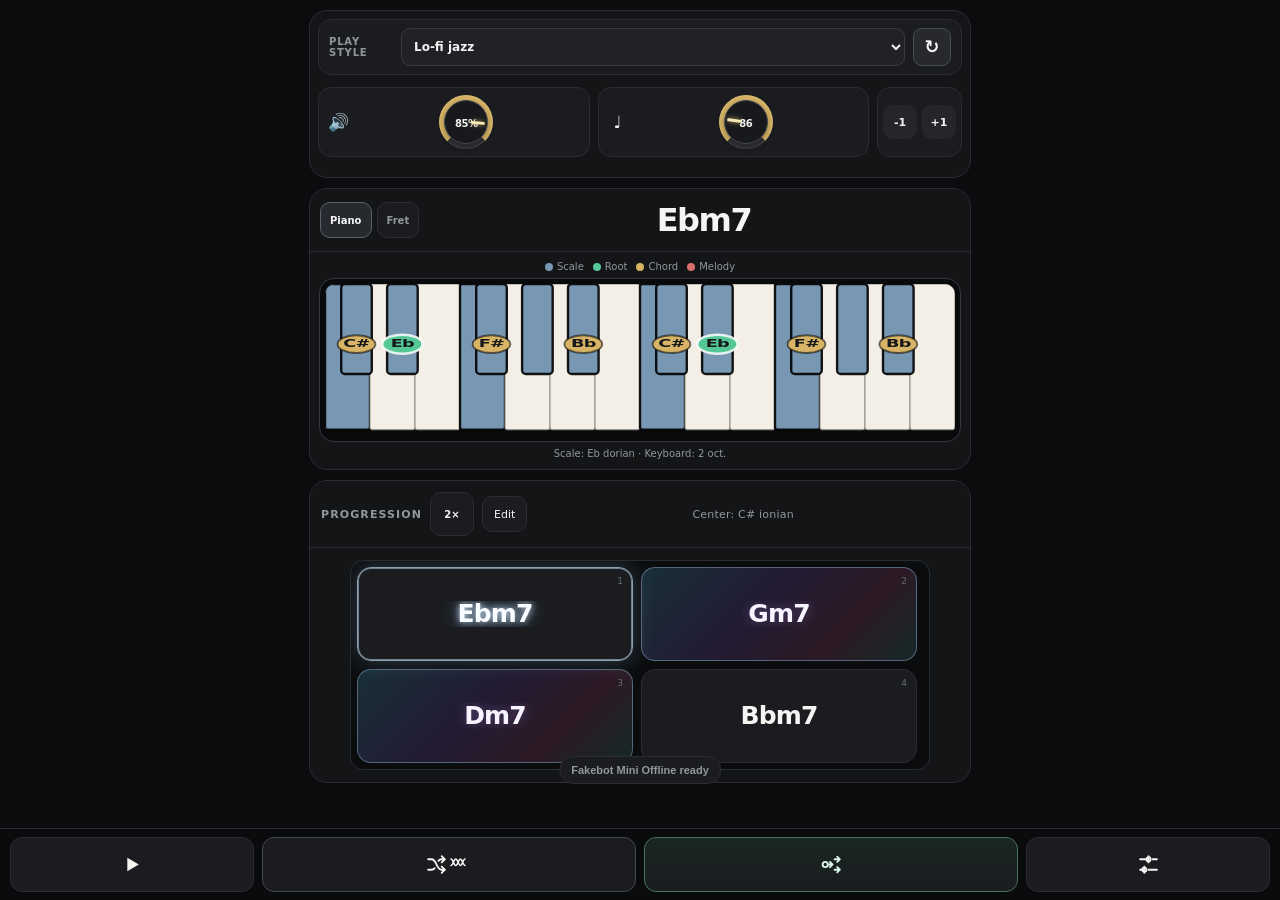
<file: fakebot-mini-offline/index.html>
<!doctype html>
<html lang="en">
<head>
  <meta charset="utf-8">
  <meta name="viewport" content="width=device-width,initial-scale=1,viewport-fit=cover">
  <meta name="apple-mobile-web-app-capable" content="yes">
  <meta name="apple-mobile-web-app-status-bar-style" content="black-translucent">
  <meta name="apple-mobile-web-app-title" content="Fakebot Offline">
  <meta name="theme-color" content="#0b0c0e">
  <meta name="description" content="A fully local, offline-ready edition of Fakebot Mini.">
  <title>Fakebot Mini Offline</title>
  <link rel="manifest" href="manifest.webmanifest">
  <link rel="apple-touch-icon" sizes="180x180" href="fakebot-mini-offline-icon-180.png">
  <link rel="icon" type="image/svg+xml" href="fakebot-mini-offline-icon.svg">
  <link rel="stylesheet" href="shell.css?v=20260729-infinite-harmony">
</head>
<body>
  <div class="miniShell">
    <main class="miniFrameWrap">
      <div class="miniAudioState" id="miniAudioStatus" data-state="ready" role="status">Offline synth ready</div>
      <iframe id="miniFrame" src="app.html?variant=mini-offline&amp;v=20260729-infinite-harmony" title="Fakebot Mini Offline chord generator" allow="autoplay"></iframe>
      <div class="miniLoading" id="miniLoading" role="status">Loading Fakebot Mini Offline…</div>
    </main>

    <nav class="miniDock" aria-label="Primary actions">
      <button type="button" data-mini-action="play" id="miniPlay" aria-label="Play" title="Play">
        <svg class="miniIcon miniIconPlay" viewBox="0 0 24 24" aria-hidden="true"><path d="M8 5.5 19 12 8 18.5Z"/></svg>
        <svg class="miniIcon miniIconPause" viewBox="0 0 24 24" aria-hidden="true"><path d="M7 5h4v14H7zM13 5h4v14h-4z"/></svg>
      </button>
      <button type="button" data-mini-action="generate" class="miniGenerate" aria-label="Generate new progression" title="Generate new progression">
        <svg class="miniIcon miniIconStroke" viewBox="0 0 24 24" aria-hidden="true"><path d="M4 7h3.2c2.5 0 3.5 2 4.8 5s2.3 5 4.8 5H20m-3-3 3 3-3 3M4 17h3.2c1.4 0 2.3-.6 3-1.5m3.6-7C14.5 7.6 15.4 7 16.8 7H20m-3-3 3 3-3 3"/></svg>
        <svg class="miniIcon miniIconStroke miniIconInfinite" viewBox="0 0 24 24" aria-hidden="true"><path d="M7.2 8.2c2.5 0 3.1 7.6 5.6 7.6 2.3 0 3.2-7.6 5.4-7.6 2.2 0 3.2 7.6 5.4 7.6M7.2 15.8c2.5 0 3.1-7.6 5.6-7.6 2.3 0 3.2 7.6 5.4 7.6 2.2 0 3.2-7.6 5.4-7.6" transform="translate(-4 0) scale(.82)"/></svg>
        <span class="miniInfinityGlyph" aria-hidden="true">∞</span>
      </button>
      <button type="button" data-mini-action="generate-anchored" class="miniGenerateAnchored" aria-label="Generate from selected chord" title="Generate from selected chord">
        <svg class="miniIcon miniIconStroke" viewBox="0 0 24 24" aria-hidden="true"><circle cx="6" cy="12" r="2.5"/><path d="M8.5 12H13m0 0-2.5-2.5M13 12l-2.5 2.5M15 7h5m-2.5-2.5L20 7l-2.5 2.5M15 17h5m-2.5-2.5L20 17l-2.5 2.5"/></svg>
      </button>
      <button type="button" data-mini-action="settings" id="miniSettings" aria-label="Open settings" aria-expanded="false" title="Open settings">
        <svg class="miniIcon miniIconStroke" viewBox="0 0 24 24" aria-hidden="true"><path d="M4 7h8m4 0h4M4 17h4m4 0h8M12 4v6M8 14v6"/><circle cx="12" cy="7" r="2"/><circle cx="8" cy="17" r="2"/></svg>
      </button>
    </nav>
  </div>
  <script src="shell.js?v=20260729-infinite-harmony"></script>
  <script>
    if ("serviceWorker" in navigator){
      window.addEventListener("load", ()=>navigator.serviceWorker.register("./sw.js").catch(()=>{}), {once:true});
    }
  </script>
</body>
</html>
</file>
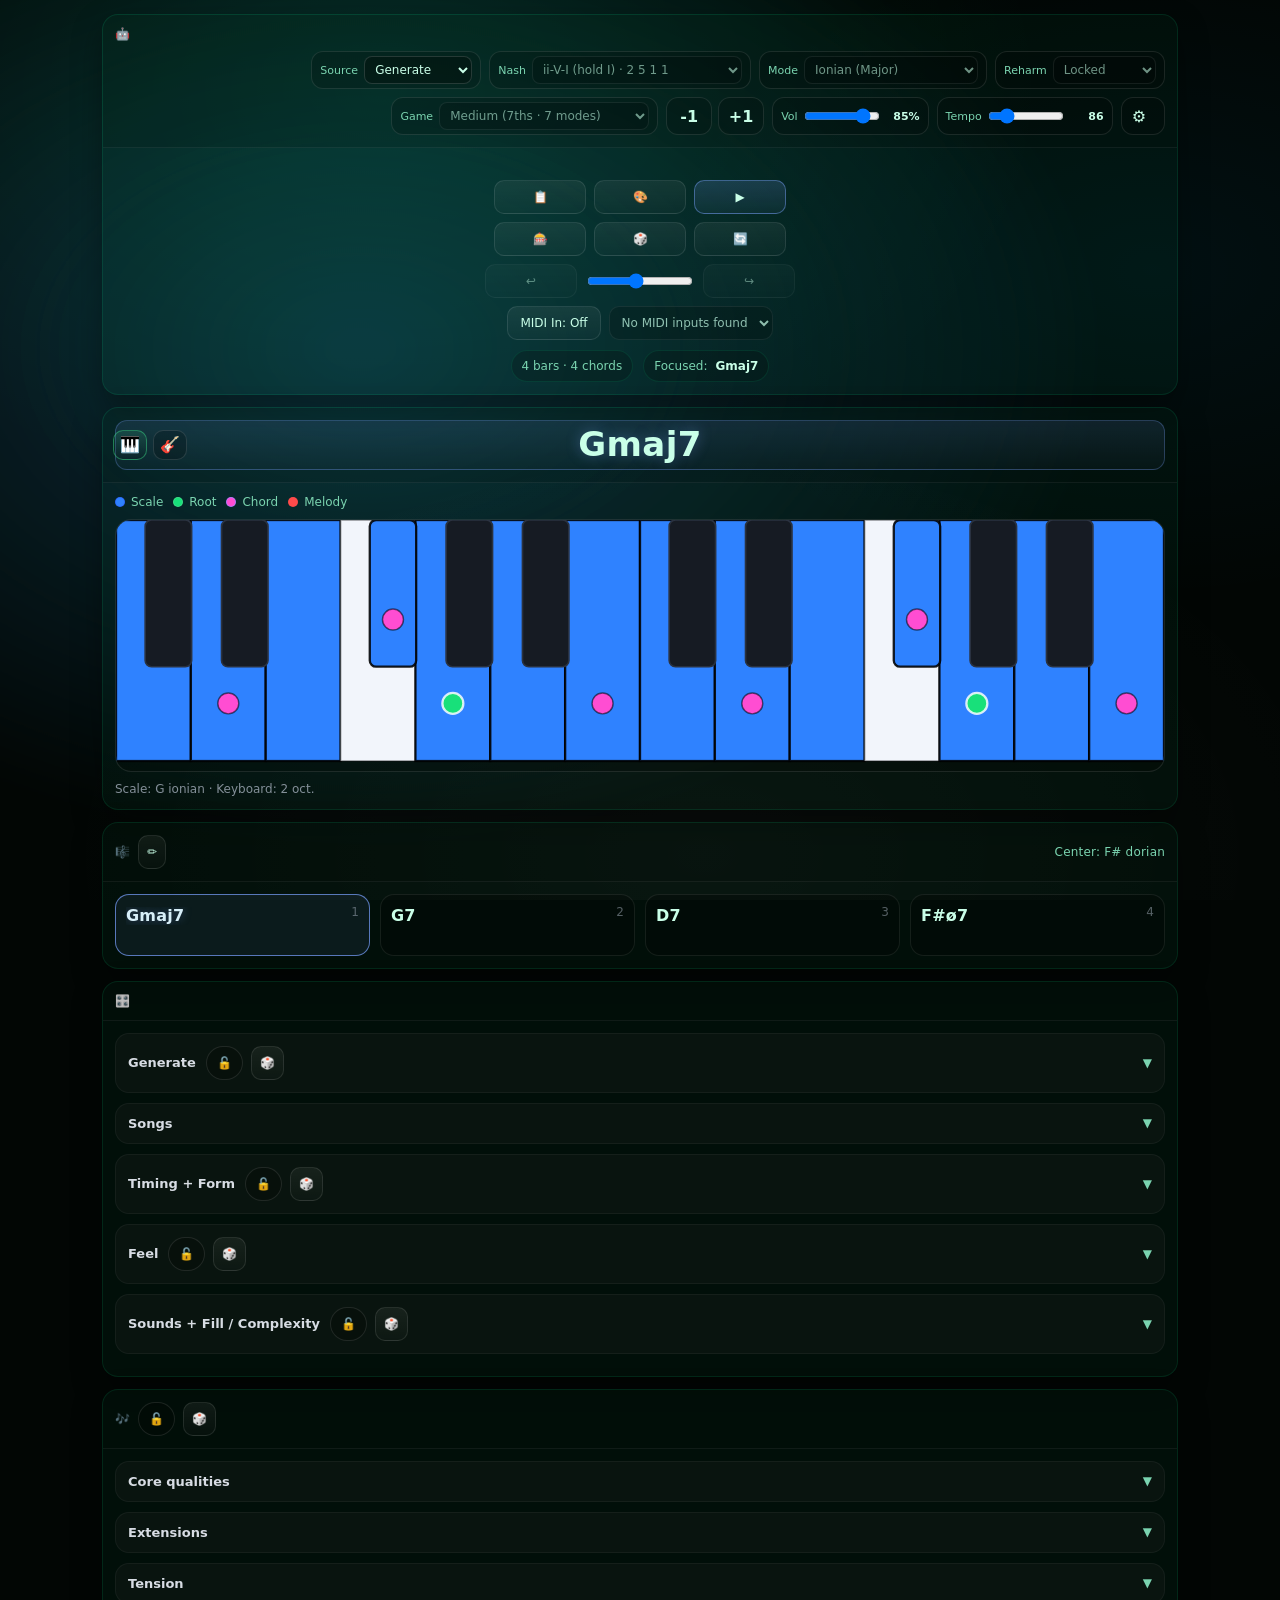
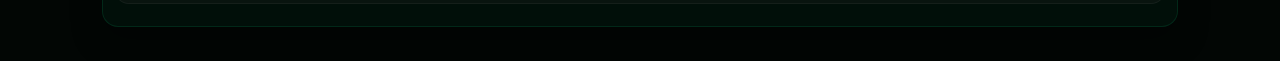
<file: fakebot-mini-offline/app.html>
<!doctype html>
<html lang="en">
<head>
  <meta charset="utf-8">
  <meta name="viewport" content="width=device-width,initial-scale=1,viewport-fit=cover">
  <meta name="theme-color" content="#0b0c0e">
  <title>Fakebot Mini Offline</title>
  <style>
    html,body{height:100%;margin:0;background:#0b0c0e;color:#f4f4f2;font-family:-apple-system,BlinkMacSystemFont,"Segoe UI",sans-serif}
    body{display:grid;place-items:center}
    #boot{color:#92969d;font-size:14px;text-align:center;padding:24px}
  </style>
</head>
<body>
  <div id="boot" role="status">Opening Fakebot Mini Offline…</div>
  <script>window.__fakebotPacked="";</script>
  <script src="./fakebot-source/offline-style-v6-01.js?v=20260729-voicing-style"></script>
  <script src="./fakebot-source/offline-style-v6-02.js?v=20260729-voicing-style"></script>
  <script src="./fakebot-source/offline-style-v6-03.js?v=20260729-voicing-style"></script>
  <script>
    (async()=>{
      const status=document.getElementById("boot");
      try{
        if(typeof DecompressionStream!=="function") throw new Error("This browser needs a newer version to open Fakebot Mini Offline.");
        const bytes=Uint8Array.from(atob(window.__fakebotPacked||""),char=>char.charCodeAt(0));
        const stream=new Blob([bytes],{type:"application/gzip"}).stream().pipeThrough(new DecompressionStream("gzip"));
        const markup=await new Response(stream).text();
        if(!/^<!doctype html/i.test(markup)) throw new Error("Fakebot Mini Offline source could not be restored.");
        document.open();
        document.write(markup);
        document.close();
      }catch(error){
        console.error(error);
        status.textContent=error.message||"Fakebot Mini Offline could not finish opening. Refresh once and try again.";
      }
    })();
  </script>
</body>
</html>
</file>
<file: fakebot-mini-offline/shell.css>
:root{
  --shell-bg:#0b0c0e;
  --shell-panel:#141517;
  --shell-raised:#1b1c1f;
  --shell-line:#2b2d31;
  --shell-text:#f4f4f2;
  --shell-muted:#92969d;
  --dock-height:72px;
}
*{box-sizing:border-box;-webkit-tap-highlight-color:transparent}
html,body{width:100%;height:100%;margin:0;overflow:hidden;background:var(--shell-bg);color:var(--shell-text);font-family:-apple-system,BlinkMacSystemFont,"SF Pro Display","Segoe UI",sans-serif}
button,a{font:inherit}
button{color:inherit;cursor:pointer}
.miniDock button,.miniLoading,.miniAudioState{-webkit-user-select:none;user-select:none;-webkit-touch-callout:none}
.miniDock button{touch-action:manipulation}
.miniShell{position:fixed;inset:0;display:grid;grid-template-rows:minmax(0,1fr) calc(var(--dock-height) + env(safe-area-inset-bottom));background:var(--shell-bg)}
.miniFrameWrap{position:relative;min-height:0;overflow:hidden}
#miniFrame{position:absolute;left:env(safe-area-inset-left);top:env(safe-area-inset-top);width:calc(100% - env(safe-area-inset-left) - env(safe-area-inset-right));height:calc(100% - env(safe-area-inset-top));border:0;background:var(--shell-bg);color-scheme:dark}
.miniAudioState{position:absolute;z-index:6;left:50%;bottom:8px;max-width:calc(100% - 24px);transform:translateX(-50%);padding:7px 11px;border:1px solid var(--shell-line);border-radius:999px;background:var(--shell-raised);color:var(--shell-muted);font-size:10px;font-weight:750;line-height:1.2;white-space:nowrap;overflow:hidden;text-overflow:ellipsis;pointer-events:none;opacity:0;transition:opacity .18s ease}
.miniAudioState[data-state="ready"]{opacity:0}
.miniAudioState[data-state="error"]{color:#f09a9a;border-color:#7b4141;opacity:1}
.miniLoading{position:absolute;left:50%;bottom:44px;transform:translateX(-50%);z-index:5;padding:7px 11px;border:1px solid var(--shell-line);border-radius:999px;background:var(--shell-raised);color:var(--shell-muted);font-size:11px;font-weight:700;opacity:0;pointer-events:none;transition:opacity .18s ease;white-space:nowrap}
.miniLoading.show{opacity:1}
.miniShell.has-open-settings .miniAudioState,.miniShell.has-open-settings .miniLoading{opacity:0!important}
.miniDock{display:grid;grid-template-columns:.75fr 1.15fr 1.15fr .75fr;gap:8px;padding:8px calc(10px + env(safe-area-inset-right)) calc(8px + env(safe-area-inset-bottom)) calc(10px + env(safe-area-inset-left));border-top:1px solid var(--shell-line);background:rgba(11,12,14,.97);z-index:10}
.miniDock button{min-height:52px;border:1px solid var(--shell-line);border-radius:12px;background:var(--shell-raised);color:var(--shell-text);display:flex;align-items:center;justify-content:center;padding:0}
.miniDock .miniGenerate{background:var(--shell-raised);border-color:#45484f;color:var(--shell-text)}
.miniDock .miniGenerateAnchored{background:linear-gradient(180deg,rgba(80,135,112,.22),var(--shell-raised));border-color:#47725f;color:#d9f4e7}
.miniIconInfinite{display:none}
.miniInfinityGlyph{display:none;font-size:32px;font-weight:500;line-height:1}
.miniDock.infinite-mode{grid-template-columns:.75fr 1.6fr .75fr}
.miniDock.infinite-mode .miniGenerateAnchored{display:none}
.miniDock.infinite-mode .miniGenerate{background:linear-gradient(180deg,rgba(106,119,184,.28),var(--shell-raised));border-color:#6674b1;color:#edf0ff}
.miniDock.infinite-mode .miniGenerate>.miniIconStroke:not(.miniIconInfinite){display:none}
.miniDock.infinite-mode .miniGenerate>.miniIconInfinite{display:none}
.miniDock.infinite-mode .miniGenerate>.miniInfinityGlyph{display:block}
.miniIcon{width:25px;height:25px;display:block;fill:currentColor}
.miniIconStroke{fill:none;stroke:currentColor;stroke-width:1.8;stroke-linecap:round;stroke-linejoin:round}
.miniIconPause{display:none}
#miniPlay[data-playing="true"] .miniIconPlay{display:none}
#miniPlay[data-playing="true"] .miniIconPause{display:block}
#miniPlay[data-loading="true"]{opacity:.55}
.miniDock button:active{transform:scale(.985)}
.miniDock button:focus-visible{outline:2px solid #8ba9c2;outline-offset:2px}
@media(max-width:360px){.miniDock{gap:6px;padding-left:calc(7px + env(safe-area-inset-left));padding-right:calc(7px + env(safe-area-inset-right))}}
@media(orientation:landscape) and (max-height:520px){:root{--dock-height:58px}.miniDock{max-width:620px;width:100%;margin:0 auto;padding-top:5px;padding-bottom:calc(5px + env(safe-area-inset-bottom))}.miniDock button{min-height:46px}}
</file>
